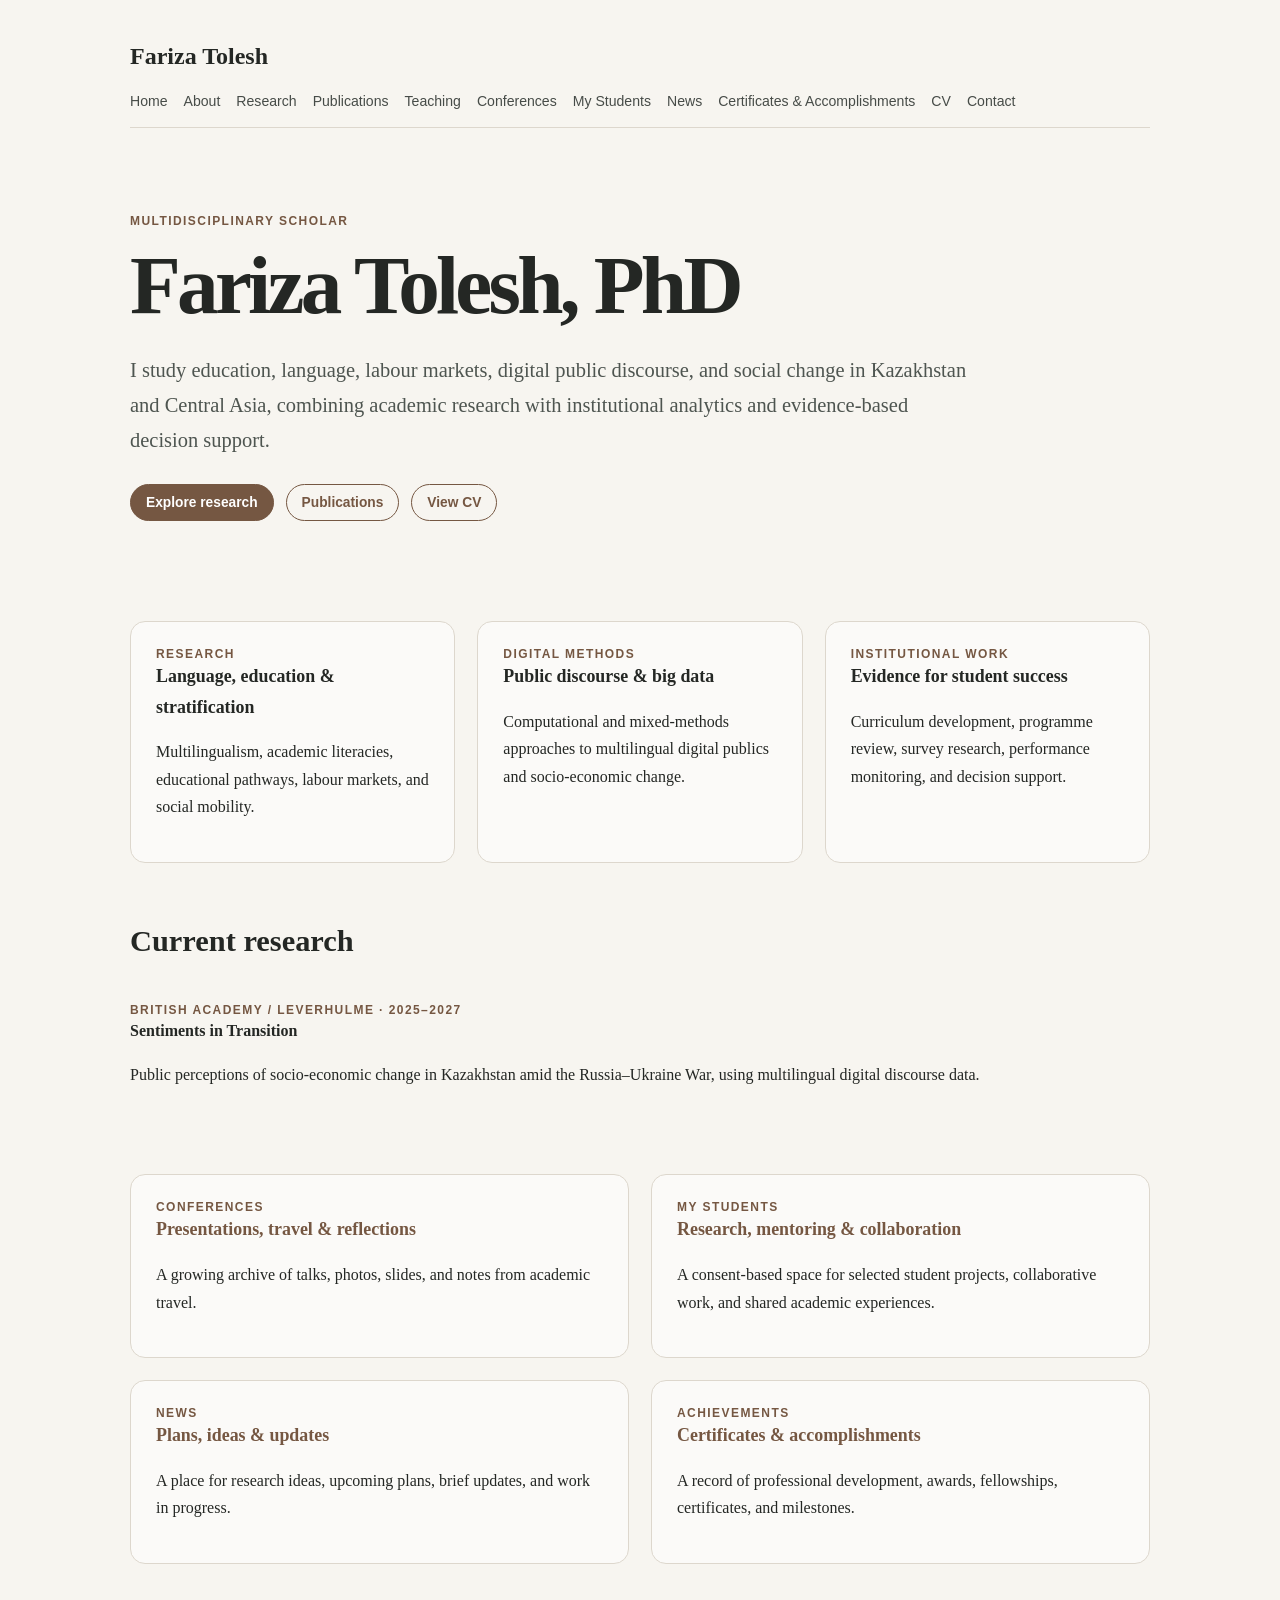
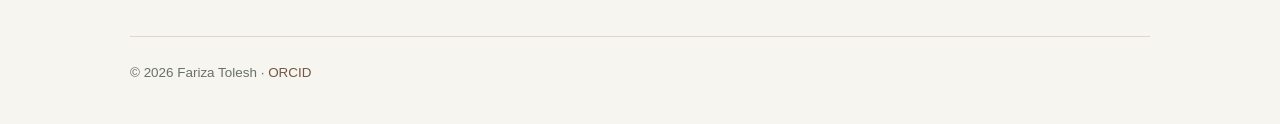
<file: index.html>
<!doctype html><html lang="en"><head><!-- Google tag (gtag.js) -->
<script async src="https://www.googletagmanager.com/gtag/js?id=G-JJZ5P7HEN8"></script>
<script>window.dataLayer=window.dataLayer||[];function gtag(){dataLayer.push(arguments)}gtag('js',new Date());gtag('config','G-JJZ5P7HEN8');</script><meta charset="UTF-8"><meta name="viewport" content="width=device-width,initial-scale=1.0"><meta name="description" content="Fariza Tolesh — scholar, researcher and curriculum specialist in Kazakhstan."><title>Home | Fariza Tolesh</title><link rel="stylesheet" href="style.css"></head><body><div class="site"><header class="header"><a class="brand" href="index.html">Fariza Tolesh</a><nav class="nav">
<a href="index.html">Home</a>
<a href="about.html">About</a>
<a href="research.html">Research</a>
<a href="publications.html">Publications</a>
<a href="teaching.html">Teaching</a>
<a href="conferences.html">Conferences</a>
<a href="students.html">My Students</a>
<a href="news/">News</a>
<a href="accomplishments/">Certificates & Accomplishments</a>
<a href="cv.html">CV</a>
<a href="contact.html">Contact</a>
</nav></header><main>
<section class="hero"><div class="eyebrow">Multidisciplinary Scholar</div><h1>Fariza Tolesh, PhD</h1><p class="lead">I study education, language, labour markets, digital public discourse, and social change in Kazakhstan and Central Asia, combining academic research with institutional analytics and evidence-based decision support.</p><div class="actions"><a class="button primary" href="research.html">Explore research</a><a class="button" href="publications.html">Publications</a><a class="button" href="cv.html">View CV</a></div></section>
<section><div class="grid"><div class="card span4"><div class="kicker">Research</div><h3>Language, education & stratification</h3><p>Multilingualism, academic literacies, educational pathways, labour markets, and social mobility.</p></div><div class="card span4"><div class="kicker">Digital methods</div><h3>Public discourse & big data</h3><p>Computational and mixed-methods approaches to multilingual digital publics and socio-economic change.</p></div><div class="card span4"><div class="kicker">Institutional work</div><h3>Evidence for student success</h3><p>Curriculum development, programme review, survey research, performance monitoring, and decision support.</p></div></div></section>
<section><h2>Current research</h2><div class="item"><div class="kicker">British Academy / Leverhulme · 2025–2027</div><div class="item-title">Sentiments in Transition</div><p>Public perceptions of socio-economic change in Kazakhstan amid the Russia–Ukraine War, using multilingual digital discourse data.</p></div></section>
<section><div class="grid"><div class="card span6"><div class="kicker">Conferences</div><h3><a href="conferences.html">Presentations, travel & reflections</a></h3><p>A growing archive of talks, photos, slides, and notes from academic travel.</p></div><div class="card span6"><div class="kicker">My Students</div><h3><a href="students.html">Research, mentoring & collaboration</a></h3><p>A consent-based space for selected student projects, collaborative work, and shared academic experiences.</p></div><div class="card span6"><div class="kicker">News</div><h3><a href="news/">Plans, ideas & updates</a></h3><p>A place for research ideas, upcoming plans, brief updates, and work in progress.</p></div><div class="card span6"><div class="kicker">Achievements</div><h3><a href="accomplishments/">Certificates & accomplishments</a></h3><p>A record of professional development, awards, fellowships, certificates, and milestones.</p></div></div></section>
</main><footer>© 2026 Fariza Tolesh · <a href="https://orcid.org/0000-0003-1018-3261" target="_blank" rel="noopener">ORCID</a></footer></div></body></html>
</file>
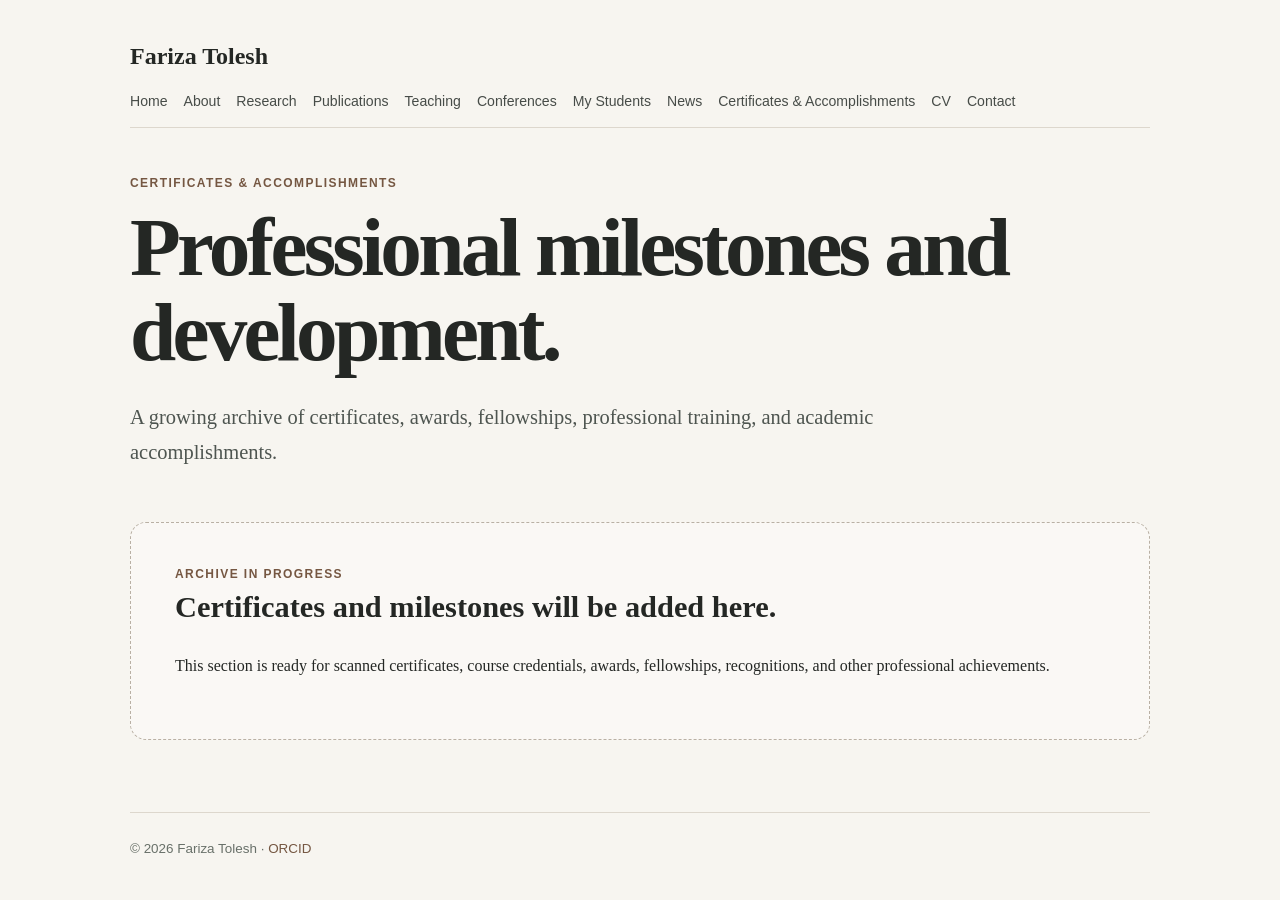
<file: accomplishments/index.html>
<!doctype html><html lang="en"><head><!-- Google tag (gtag.js) -->
<script async src="https://www.googletagmanager.com/gtag/js?id=G-JJZ5P7HEN8"></script>
<script>window.dataLayer=window.dataLayer||[];function gtag(){dataLayer.push(arguments)}gtag('js',new Date());gtag('config','G-JJZ5P7HEN8');</script><meta charset="UTF-8"><meta name="viewport" content="width=device-width,initial-scale=1.0"><meta name="description" content="Certificates, awards, fellowships and professional accomplishments of Fariza Tolesh."><title>Certificates & Accomplishments | Fariza Tolesh</title><link rel="stylesheet" href="../style.css"></head><body><div class="site"><header class="header"><a class="brand" href="../index.html">Fariza Tolesh</a><nav class="nav">
<a href="../index.html">Home</a>
<a href="../about.html">About</a>
<a href="../research.html">Research</a>
<a href="../publications.html">Publications</a>
<a href="../teaching.html">Teaching</a>
<a href="../conferences.html">Conferences</a>
<a href="../students.html">My Students</a>
<a href="../news/">News</a>
<a href="../accomplishments/">Certificates & Accomplishments</a>
<a href="../cv.html">CV</a>
<a href="../contact.html">Contact</a>
</nav></header><main><div class="eyebrow">Certificates & Accomplishments</div><h1>Professional milestones and development.</h1><p class="lead">A growing archive of certificates, awards, fellowships, professional training, and academic accomplishments.</p><section class="placeholder"><div class="kicker">Archive in progress</div><h2>Certificates and milestones will be added here.</h2><p>This section is ready for scanned certificates, course credentials, awards, fellowships, recognitions, and other professional achievements.</p></section></main><footer>© 2026 Fariza Tolesh · <a href="https://orcid.org/0000-0003-1018-3261" target="_blank" rel="noopener">ORCID</a></footer></div></body></html>
</file>
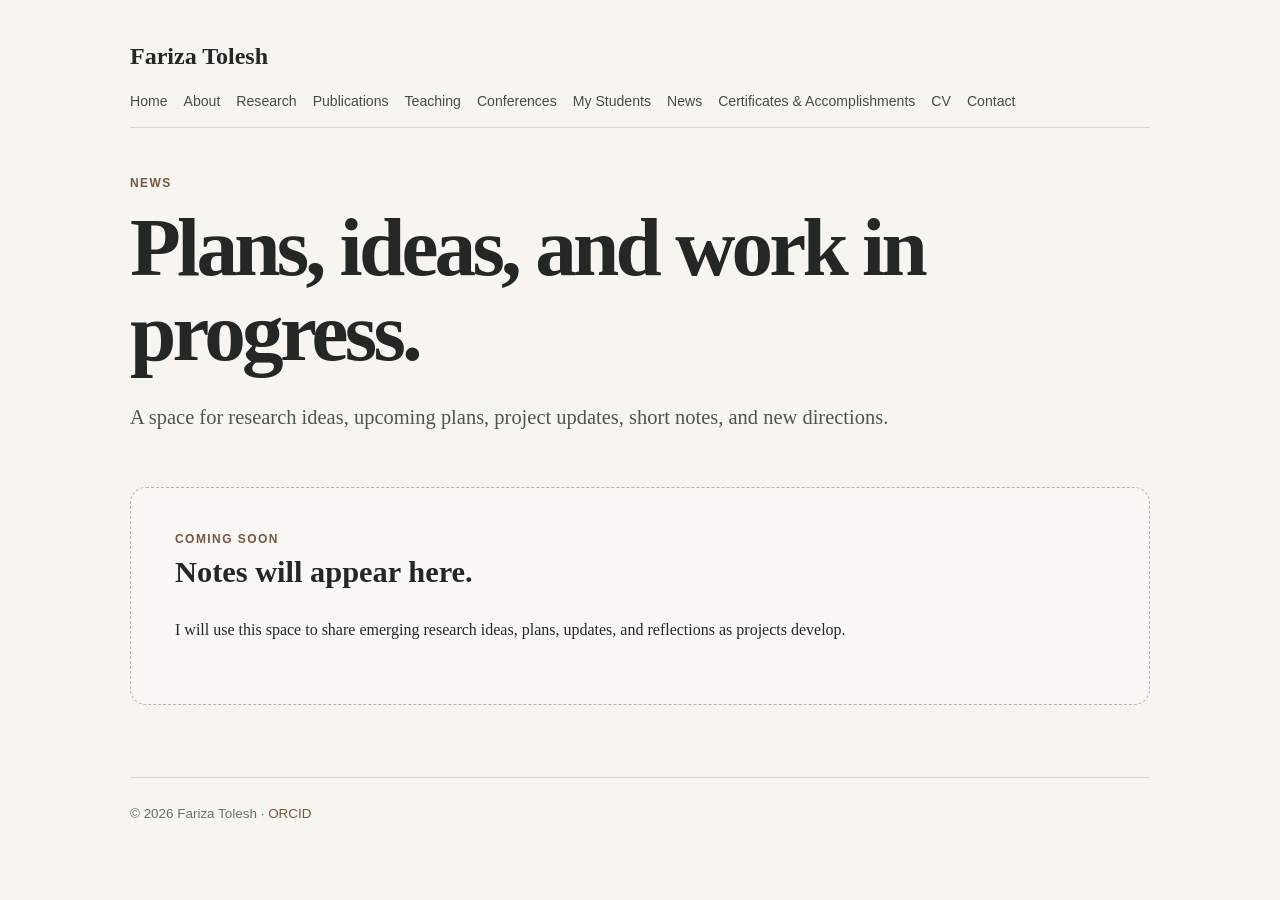
<file: news/index.html>
<!doctype html><html lang="en"><head><!-- Google tag (gtag.js) -->
<script async src="https://www.googletagmanager.com/gtag/js?id=G-JJZ5P7HEN8"></script>
<script>window.dataLayer=window.dataLayer||[];function gtag(){dataLayer.push(arguments)}gtag('js',new Date());gtag('config','G-JJZ5P7HEN8');</script><meta charset="UTF-8"><meta name="viewport" content="width=device-width,initial-scale=1.0"><meta name="description" content="Plans, research ideas and updates from Fariza Tolesh."><title>News | Fariza Tolesh</title><link rel="stylesheet" href="../style.css"></head><body><div class="site"><header class="header"><a class="brand" href="../index.html">Fariza Tolesh</a><nav class="nav">
<a href="../index.html">Home</a>
<a href="../about.html">About</a>
<a href="../research.html">Research</a>
<a href="../publications.html">Publications</a>
<a href="../teaching.html">Teaching</a>
<a href="../conferences.html">Conferences</a>
<a href="../students.html">My Students</a>
<a href="../news/">News</a>
<a href="../accomplishments/">Certificates & Accomplishments</a>
<a href="../cv.html">CV</a>
<a href="../contact.html">Contact</a>
</nav></header><main><div class="eyebrow">News</div><h1>Plans, ideas, and work in progress.</h1><p class="lead">A space for research ideas, upcoming plans, project updates, short notes, and new directions.</p><section class="placeholder"><div class="kicker">Coming soon</div><h2>Notes will appear here.</h2><p>I will use this space to share emerging research ideas, plans, updates, and reflections as projects develop.</p></section></main><footer>© 2026 Fariza Tolesh · <a href="https://orcid.org/0000-0003-1018-3261" target="_blank" rel="noopener">ORCID</a></footer></div></body></html>
</file>
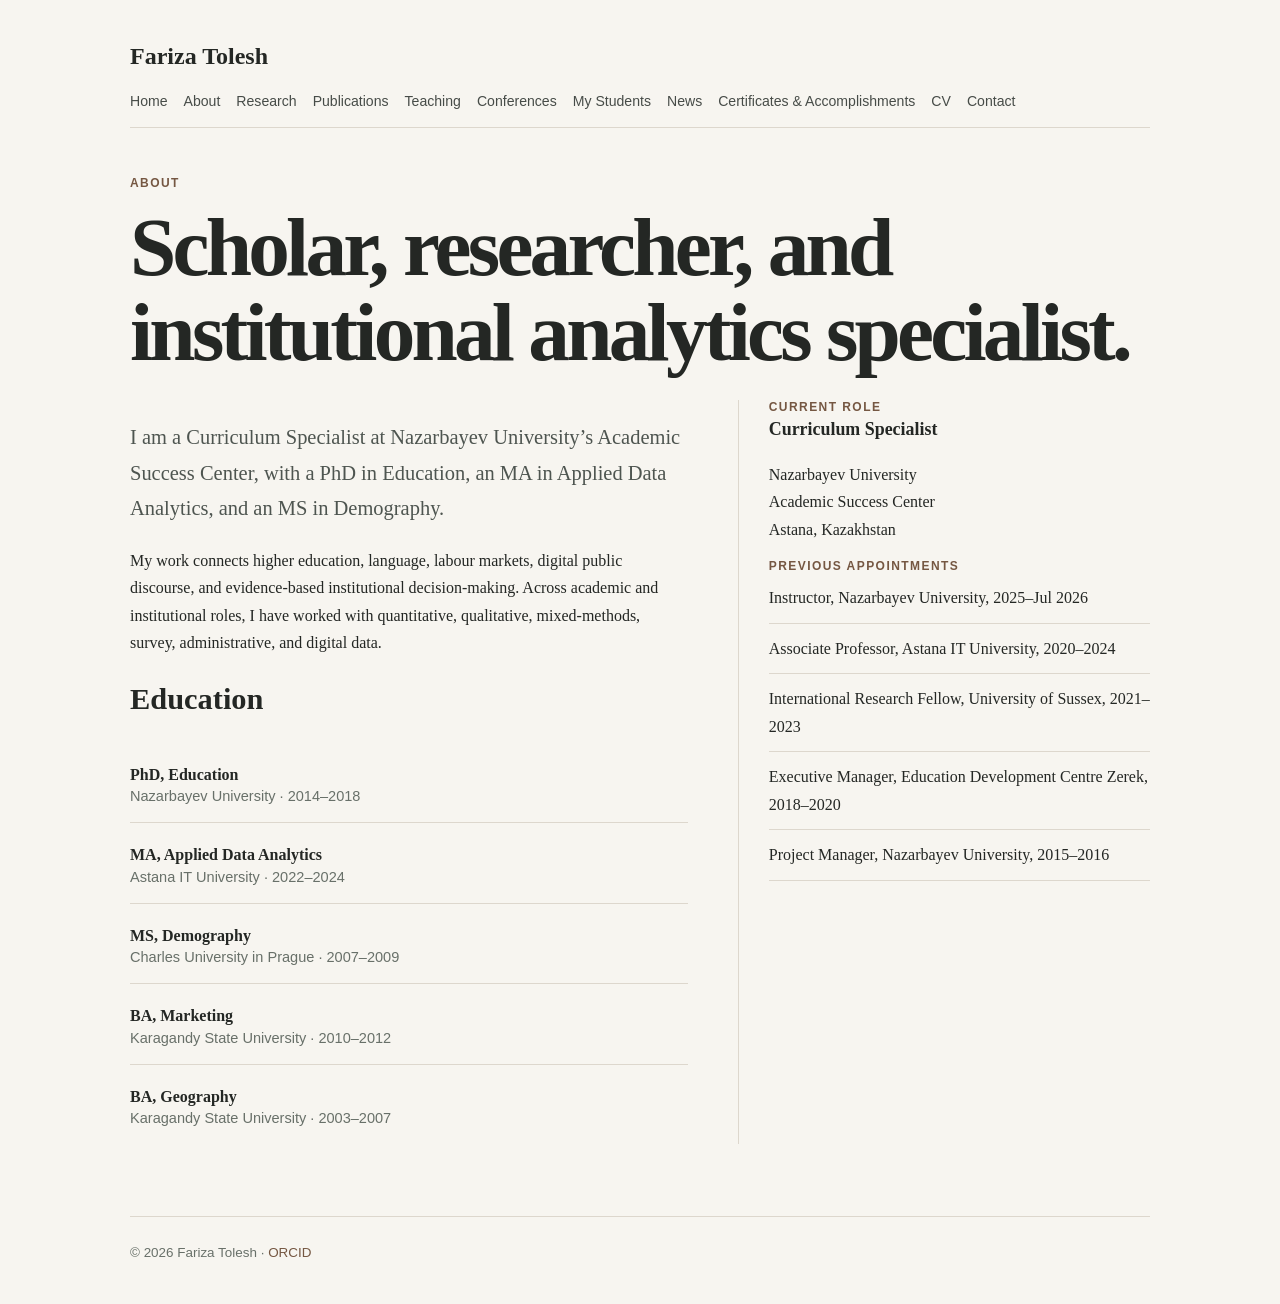
<file: about.html>
<!doctype html><html lang="en"><head><!-- Google tag (gtag.js) -->
<script async src="https://www.googletagmanager.com/gtag/js?id=G-JJZ5P7HEN8"></script>
<script>window.dataLayer=window.dataLayer||[];function gtag(){dataLayer.push(arguments)}gtag('js',new Date());gtag('config','G-JJZ5P7HEN8');</script><meta charset="UTF-8"><meta name="viewport" content="width=device-width,initial-scale=1.0"><meta name="description" content="Biography and academic background of Fariza Tolesh."><title>About | Fariza Tolesh</title><link rel="stylesheet" href="style.css"></head><body><div class="site"><header class="header"><a class="brand" href="index.html">Fariza Tolesh</a><nav class="nav">
<a href="index.html">Home</a>
<a href="about.html">About</a>
<a href="research.html">Research</a>
<a href="publications.html">Publications</a>
<a href="teaching.html">Teaching</a>
<a href="conferences.html">Conferences</a>
<a href="students.html">My Students</a>
<a href="news/">News</a>
<a href="accomplishments/">Certificates & Accomplishments</a>
<a href="cv.html">CV</a>
<a href="contact.html">Contact</a>
</nav></header><main><div class="eyebrow">About</div><h1>Scholar, researcher, and institutional analytics specialist.</h1><div class="two-col"><div><p class="lead">I am a Curriculum Specialist at Nazarbayev University’s Academic Success Center, with a PhD in Education, an MA in Applied Data Analytics, and an MS in Demography.</p><p>My work connects higher education, language, labour markets, digital public discourse, and evidence-based institutional decision-making. Across academic and institutional roles, I have worked with quantitative, qualitative, mixed-methods, survey, administrative, and digital data.</p><h2>Education</h2><div class="item"><div class="item-title">PhD, Education</div><div class="item-meta">Nazarbayev University · 2014–2018</div></div><div class="item"><div class="item-title">MA, Applied Data Analytics</div><div class="item-meta">Astana IT University · 2022–2024</div></div><div class="item"><div class="item-title">MS, Demography</div><div class="item-meta">Charles University in Prague · 2007–2009</div></div><div class="item"><div class="item-title">BA, Marketing</div><div class="item-meta">Karagandy State University · 2010–2012</div></div><div class="item"><div class="item-title">BA, Geography</div><div class="item-meta">Karagandy State University · 2003–2007</div></div></div><aside class="sidebar"><div class="kicker">Current role</div><h3>Curriculum Specialist</h3><p>Nazarbayev University<br>Academic Success Center<br>Astana, Kazakhstan</p><div class="kicker">Previous appointments</div><ul class="clean"><li>Instructor, Nazarbayev University, 2025–Jul 2026</li><li>Associate Professor, Astana IT University, 2020–2024</li><li>International Research Fellow, University of Sussex, 2021–2023</li><li>Executive Manager, Education Development Centre Zerek, 2018–2020</li><li>Project Manager, Nazarbayev University, 2015–2016</li></ul></aside></div></main><footer>© 2026 Fariza Tolesh · <a href="https://orcid.org/0000-0003-1018-3261" target="_blank" rel="noopener">ORCID</a></footer></div></body></html>
</file>
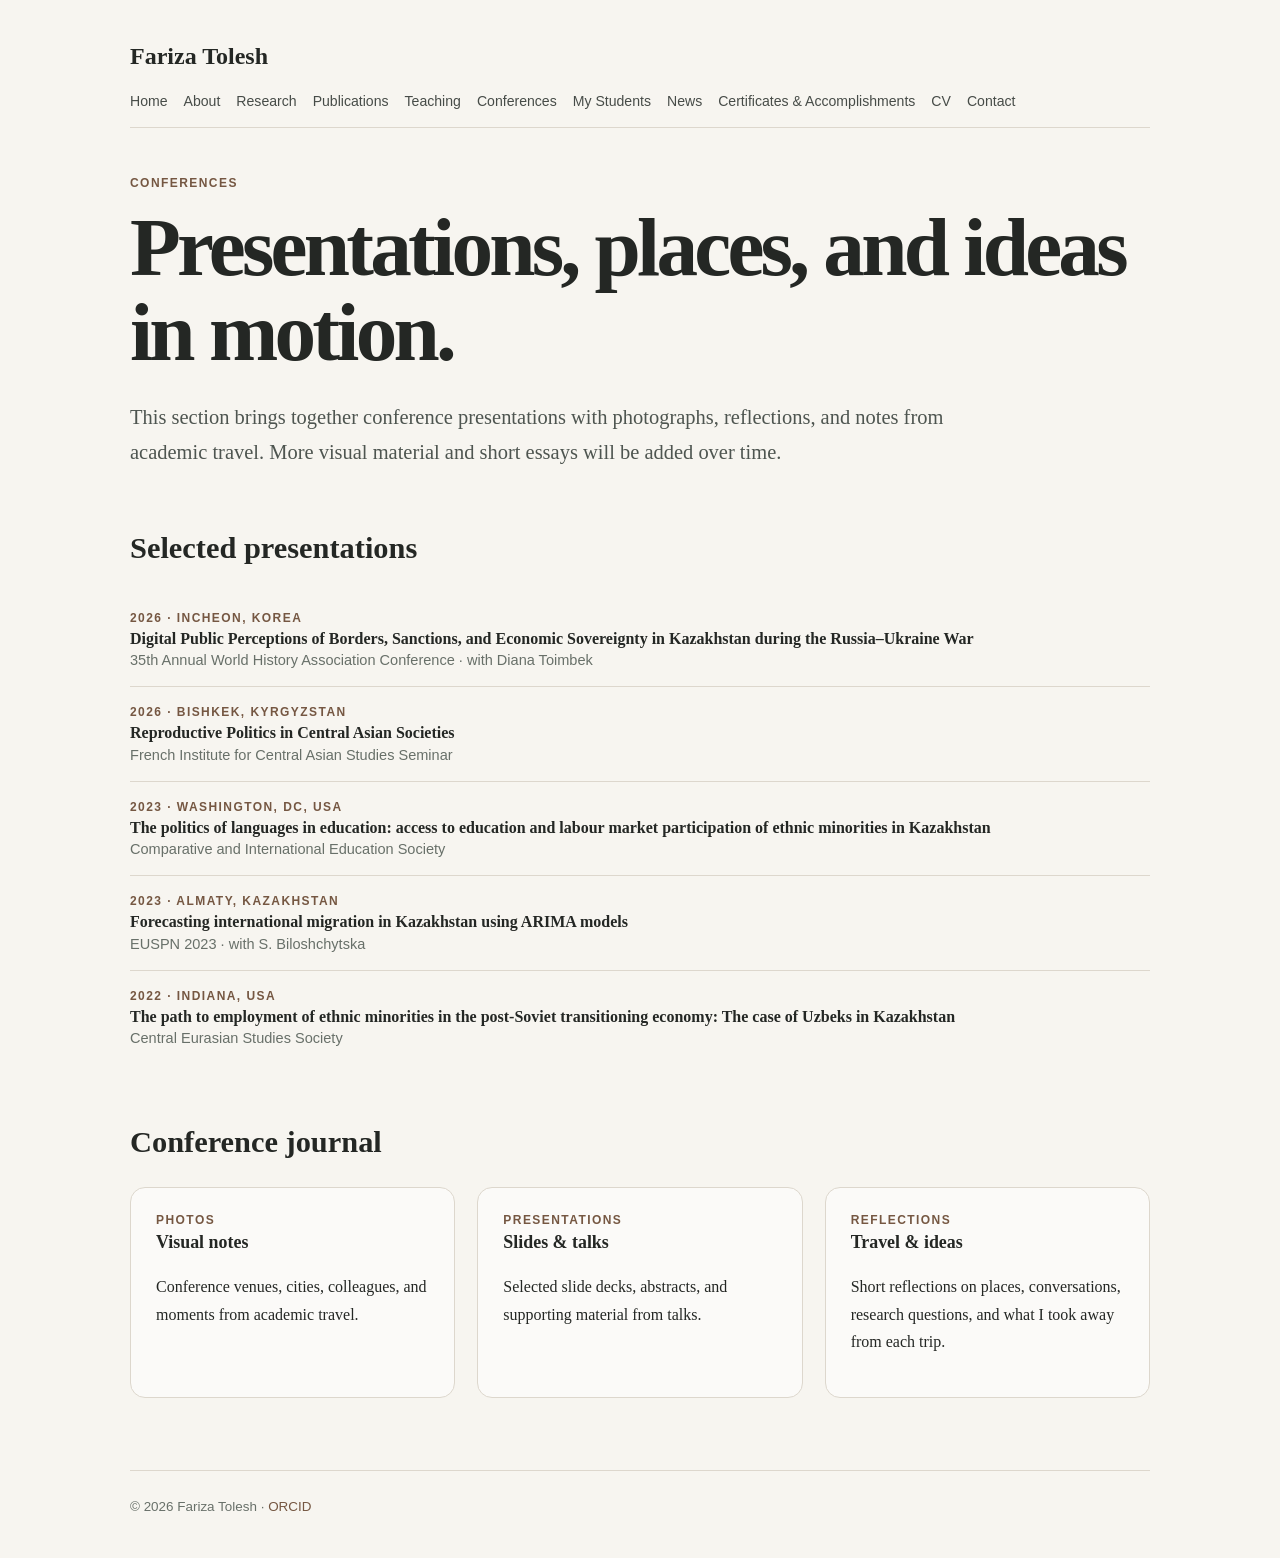
<file: conferences.html>
<!doctype html><html lang="en"><head><!-- Google tag (gtag.js) -->
<script async src="https://www.googletagmanager.com/gtag/js?id=G-JJZ5P7HEN8"></script>
<script>window.dataLayer=window.dataLayer||[];function gtag(){dataLayer.push(arguments)}gtag('js',new Date());gtag('config','G-JJZ5P7HEN8');</script><meta charset="UTF-8"><meta name="viewport" content="width=device-width,initial-scale=1.0"><meta name="description" content="Conference presentations, travel notes, photos and reflections by Fariza Tolesh."><title>Conferences | Fariza Tolesh</title><link rel="stylesheet" href="style.css"></head><body><div class="site"><header class="header"><a class="brand" href="index.html">Fariza Tolesh</a><nav class="nav">
<a href="index.html">Home</a>
<a href="about.html">About</a>
<a href="research.html">Research</a>
<a href="publications.html">Publications</a>
<a href="teaching.html">Teaching</a>
<a href="conferences.html">Conferences</a>
<a href="students.html">My Students</a>
<a href="news/">News</a>
<a href="accomplishments/">Certificates & Accomplishments</a>
<a href="cv.html">CV</a>
<a href="contact.html">Contact</a>
</nav></header><main><div class="eyebrow">Conferences</div><h1>Presentations, places, and ideas in motion.</h1><p class="lead">This section brings together conference presentations with photographs, reflections, and notes from academic travel. More visual material and short essays will be added over time.</p><section><h2>Selected presentations</h2><div class="item"><div class="kicker">2026 · Incheon, Korea</div><div class="item-title">Digital Public Perceptions of Borders, Sanctions, and Economic Sovereignty in Kazakhstan during the Russia–Ukraine War</div><div class="item-meta">35th Annual World History Association Conference · with Diana Toimbek</div></div><div class="item"><div class="kicker">2026 · Bishkek, Kyrgyzstan</div><div class="item-title">Reproductive Politics in Central Asian Societies</div><div class="item-meta">French Institute for Central Asian Studies Seminar</div></div><div class="item"><div class="kicker">2023 · Washington, DC, USA</div><div class="item-title">The politics of languages in education: access to education and labour market participation of ethnic minorities in Kazakhstan</div><div class="item-meta">Comparative and International Education Society</div></div><div class="item"><div class="kicker">2023 · Almaty, Kazakhstan</div><div class="item-title">Forecasting international migration in Kazakhstan using ARIMA models</div><div class="item-meta">EUSPN 2023 · with S. Biloshchytska</div></div><div class="item"><div class="kicker">2022 · Indiana, USA</div><div class="item-title">The path to employment of ethnic minorities in the post-Soviet transitioning economy: The case of Uzbeks in Kazakhstan</div><div class="item-meta">Central Eurasian Studies Society</div></div></section><section><h2>Conference journal</h2><div class="grid"><div class="card span4"><div class="kicker">Photos</div><h3>Visual notes</h3><p>Conference venues, cities, colleagues, and moments from academic travel.</p></div><div class="card span4"><div class="kicker">Presentations</div><h3>Slides & talks</h3><p>Selected slide decks, abstracts, and supporting material from talks.</p></div><div class="card span4"><div class="kicker">Reflections</div><h3>Travel & ideas</h3><p>Short reflections on places, conversations, research questions, and what I took away from each trip.</p></div></div></section></main><footer>© 2026 Fariza Tolesh · <a href="https://orcid.org/0000-0003-1018-3261" target="_blank" rel="noopener">ORCID</a></footer></div></body></html>
</file>
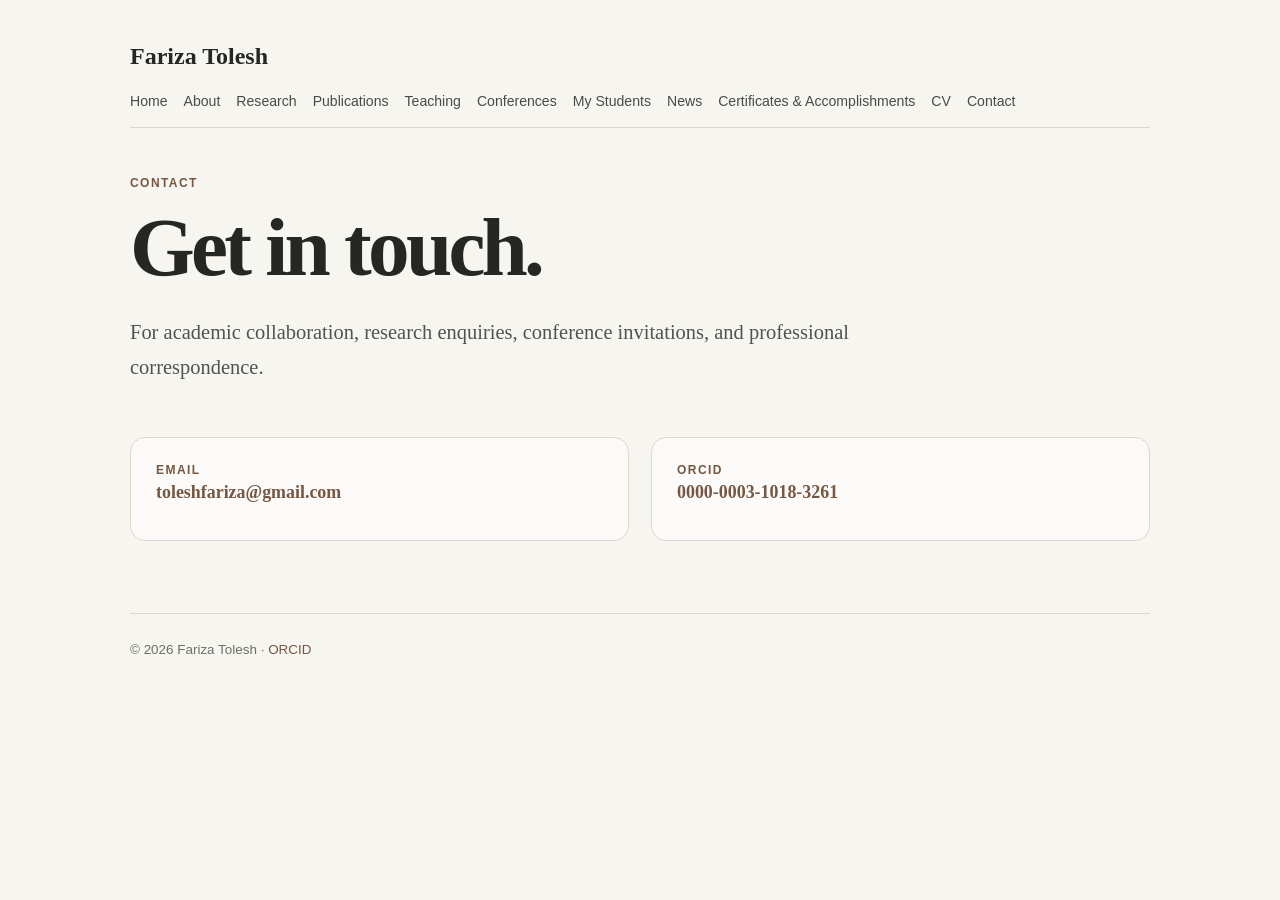
<file: contact.html>
<!doctype html><html lang="en"><head><!-- Google tag (gtag.js) -->
<script async src="https://www.googletagmanager.com/gtag/js?id=G-JJZ5P7HEN8"></script>
<script>window.dataLayer=window.dataLayer||[];function gtag(){dataLayer.push(arguments)}gtag('js',new Date());gtag('config','G-JJZ5P7HEN8');</script><meta charset="UTF-8"><meta name="viewport" content="width=device-width,initial-scale=1.0"><meta name="description" content="Contact details and academic identifiers for Fariza Tolesh."><title>Contact | Fariza Tolesh</title><link rel="stylesheet" href="style.css"></head><body><div class="site"><header class="header"><a class="brand" href="index.html">Fariza Tolesh</a><nav class="nav">
<a href="index.html">Home</a>
<a href="about.html">About</a>
<a href="research.html">Research</a>
<a href="publications.html">Publications</a>
<a href="teaching.html">Teaching</a>
<a href="conferences.html">Conferences</a>
<a href="students.html">My Students</a>
<a href="news/">News</a>
<a href="accomplishments/">Certificates & Accomplishments</a>
<a href="cv.html">CV</a>
<a href="contact.html">Contact</a>
</nav></header><main><div class="eyebrow">Contact</div><h1>Get in touch.</h1><p class="lead">For academic collaboration, research enquiries, conference invitations, and professional correspondence.</p><section><div class="grid"><div class="card span6"><div class="kicker">Email</div><h3><a href="mailto:toleshfariza@gmail.com">toleshfariza@gmail.com</a></h3></div><div class="card span6"><div class="kicker">ORCID</div><h3><a href="https://orcid.org/0000-0003-1018-3261" target="_blank" rel="noopener">0000-0003-1018-3261</a></h3></div></div></section></main><footer>© 2026 Fariza Tolesh · <a href="https://orcid.org/0000-0003-1018-3261" target="_blank" rel="noopener">ORCID</a></footer></div></body></html>
</file>
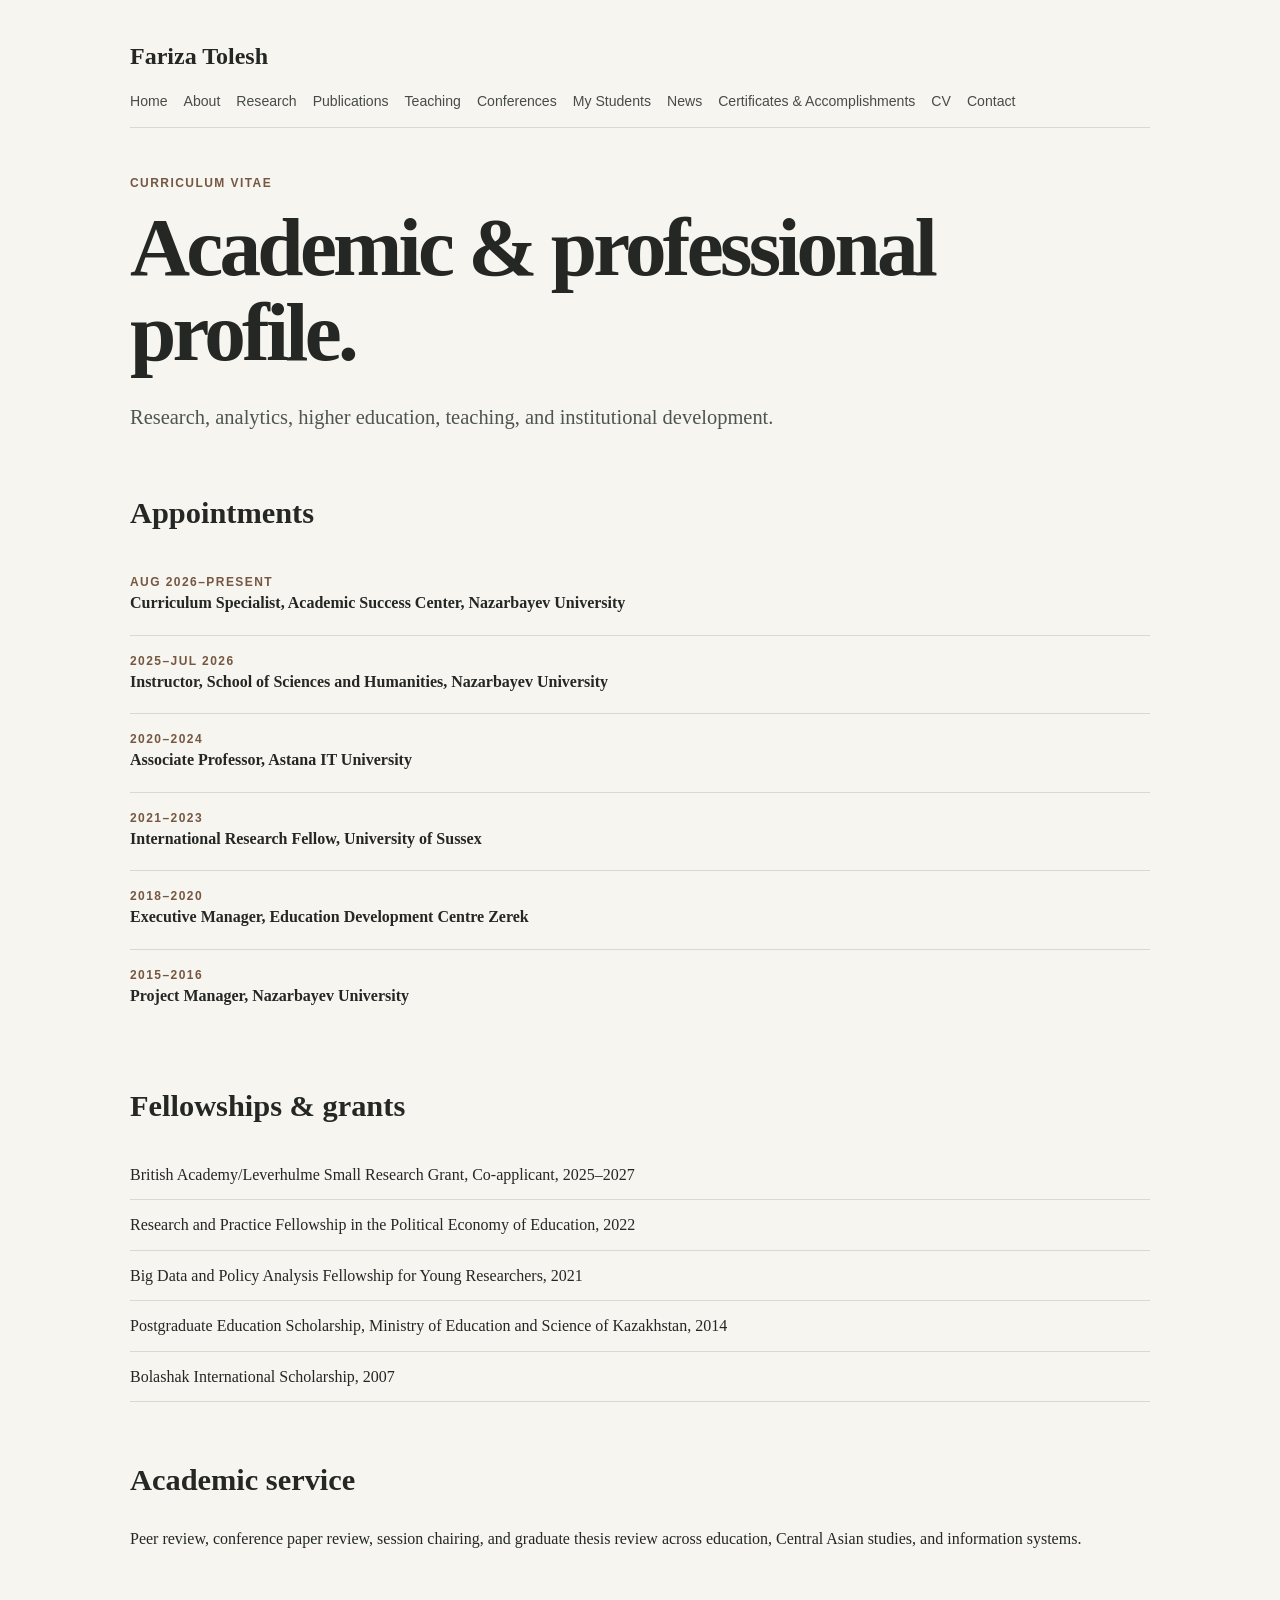
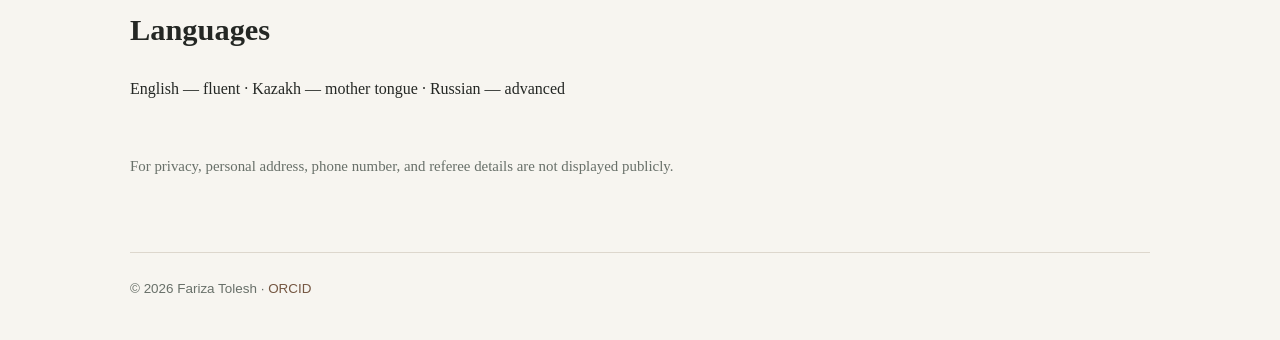
<file: cv.html>
<!doctype html><html lang="en"><head><!-- Google tag (gtag.js) -->
<script async src="https://www.googletagmanager.com/gtag/js?id=G-JJZ5P7HEN8"></script>
<script>window.dataLayer=window.dataLayer||[];function gtag(){dataLayer.push(arguments)}gtag('js',new Date());gtag('config','G-JJZ5P7HEN8');</script><meta charset="UTF-8"><meta name="viewport" content="width=device-width,initial-scale=1.0"><meta name="description" content="Curriculum vitae of Fariza Tolesh."><title>CV | Fariza Tolesh</title><link rel="stylesheet" href="style.css"></head><body><div class="site"><header class="header"><a class="brand" href="index.html">Fariza Tolesh</a><nav class="nav">
<a href="index.html">Home</a>
<a href="about.html">About</a>
<a href="research.html">Research</a>
<a href="publications.html">Publications</a>
<a href="teaching.html">Teaching</a>
<a href="conferences.html">Conferences</a>
<a href="students.html">My Students</a>
<a href="news/">News</a>
<a href="accomplishments/">Certificates & Accomplishments</a>
<a href="cv.html">CV</a>
<a href="contact.html">Contact</a>
</nav></header><main><div class="eyebrow">Curriculum Vitae</div><h1>Academic & professional profile.</h1><p class="lead">Research, analytics, higher education, teaching, and institutional development.</p><section><h2>Appointments</h2><div class="item"><div class="kicker">Aug 2026–present</div><div class="item-title">Curriculum Specialist, Academic Success Center, Nazarbayev University</div></div><div class="item"><div class="kicker">2025–Jul 2026</div><div class="item-title">Instructor, School of Sciences and Humanities, Nazarbayev University</div></div><div class="item"><div class="kicker">2020–2024</div><div class="item-title">Associate Professor, Astana IT University</div></div><div class="item"><div class="kicker">2021–2023</div><div class="item-title">International Research Fellow, University of Sussex</div></div><div class="item"><div class="kicker">2018–2020</div><div class="item-title">Executive Manager, Education Development Centre Zerek</div></div><div class="item"><div class="kicker">2015–2016</div><div class="item-title">Project Manager, Nazarbayev University</div></div></section><section><h2>Fellowships & grants</h2><ul class="clean"><li>British Academy/Leverhulme Small Research Grant, Co-applicant, 2025–2027</li><li>Research and Practice Fellowship in the Political Economy of Education, 2022</li><li>Big Data and Policy Analysis Fellowship for Young Researchers, 2021</li><li>Postgraduate Education Scholarship, Ministry of Education and Science of Kazakhstan, 2014</li><li>Bolashak International Scholarship, 2007</li></ul></section><section><h2>Academic service</h2><p>Peer review, conference paper review, session chairing, and graduate thesis review across education, Central Asian studies, and information systems.</p></section><section><h2>Languages</h2><p>English — fluent · Kazakh — mother tongue · Russian — advanced</p></section><p class="small">For privacy, personal address, phone number, and referee details are not displayed publicly.</p></main><footer>© 2026 Fariza Tolesh · <a href="https://orcid.org/0000-0003-1018-3261" target="_blank" rel="noopener">ORCID</a></footer></div></body></html>
</file>
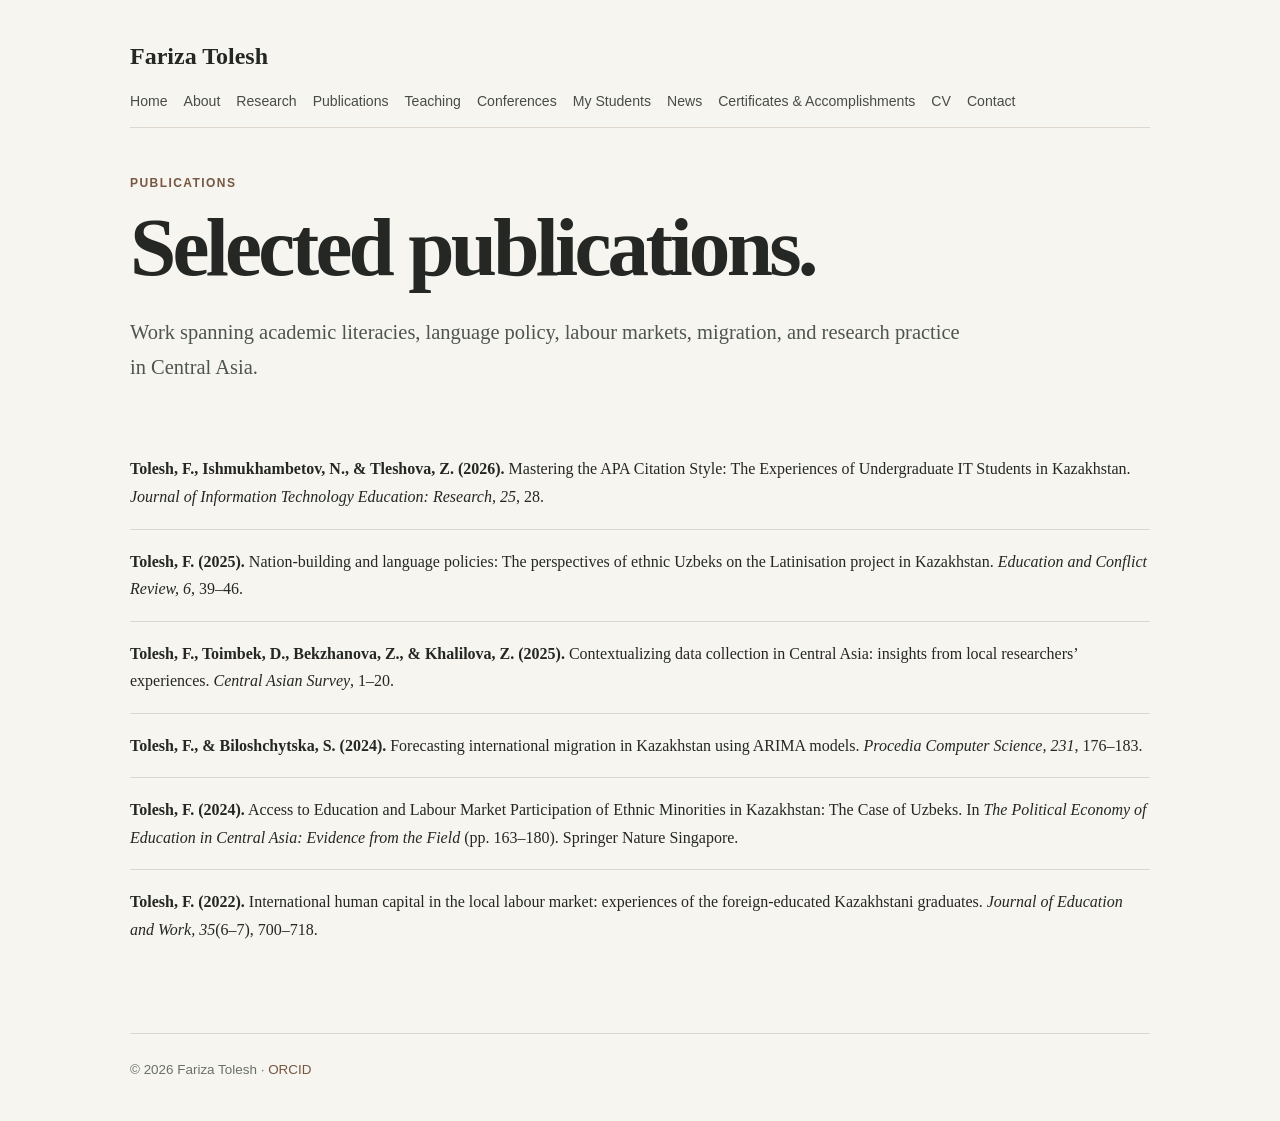
<file: publications.html>
<!doctype html><html lang="en"><head><!-- Google tag (gtag.js) -->
<script async src="https://www.googletagmanager.com/gtag/js?id=G-JJZ5P7HEN8"></script>
<script>window.dataLayer=window.dataLayer||[];function gtag(){dataLayer.push(arguments)}gtag('js',new Date());gtag('config','G-JJZ5P7HEN8');</script><meta charset="UTF-8"><meta name="viewport" content="width=device-width,initial-scale=1.0"><meta name="description" content="Selected publications by Fariza Tolesh."><title>Publications | Fariza Tolesh</title><link rel="stylesheet" href="style.css"></head><body><div class="site"><header class="header"><a class="brand" href="index.html">Fariza Tolesh</a><nav class="nav">
<a href="index.html">Home</a>
<a href="about.html">About</a>
<a href="research.html">Research</a>
<a href="publications.html">Publications</a>
<a href="teaching.html">Teaching</a>
<a href="conferences.html">Conferences</a>
<a href="students.html">My Students</a>
<a href="news/">News</a>
<a href="accomplishments/">Certificates & Accomplishments</a>
<a href="cv.html">CV</a>
<a href="contact.html">Contact</a>
</nav></header><main><div class="eyebrow">Publications</div><h1>Selected publications.</h1><p class="lead">Work spanning academic literacies, language policy, labour markets, migration, and research practice in Central Asia.</p><section><div class="pub"><strong>Tolesh, F., Ishmukhambetov, N., & Tleshova, Z. (2026).</strong> Mastering the APA Citation Style: The Experiences of Undergraduate IT Students in Kazakhstan. <em>Journal of Information Technology Education: Research, 25</em>, 28.</div><div class="pub"><strong>Tolesh, F. (2025).</strong> Nation-building and language policies: The perspectives of ethnic Uzbeks on the Latinisation project in Kazakhstan. <em>Education and Conflict Review, 6</em>, 39–46.</div><div class="pub"><strong>Tolesh, F., Toimbek, D., Bekzhanova, Z., & Khalilova, Z. (2025).</strong> Contextualizing data collection in Central Asia: insights from local researchers’ experiences. <em>Central Asian Survey</em>, 1–20.</div><div class="pub"><strong>Tolesh, F., & Biloshchytska, S. (2024).</strong> Forecasting international migration in Kazakhstan using ARIMA models. <em>Procedia Computer Science, 231</em>, 176–183.</div><div class="pub"><strong>Tolesh, F. (2024).</strong> Access to Education and Labour Market Participation of Ethnic Minorities in Kazakhstan: The Case of Uzbeks. In <em>The Political Economy of Education in Central Asia: Evidence from the Field</em> (pp. 163–180). Springer Nature Singapore.</div><div class="pub"><strong>Tolesh, F. (2022).</strong> International human capital in the local labour market: experiences of the foreign-educated Kazakhstani graduates. <em>Journal of Education and Work, 35</em>(6–7), 700–718.</div></section></main><footer>© 2026 Fariza Tolesh · <a href="https://orcid.org/0000-0003-1018-3261" target="_blank" rel="noopener">ORCID</a></footer></div></body></html>
</file>
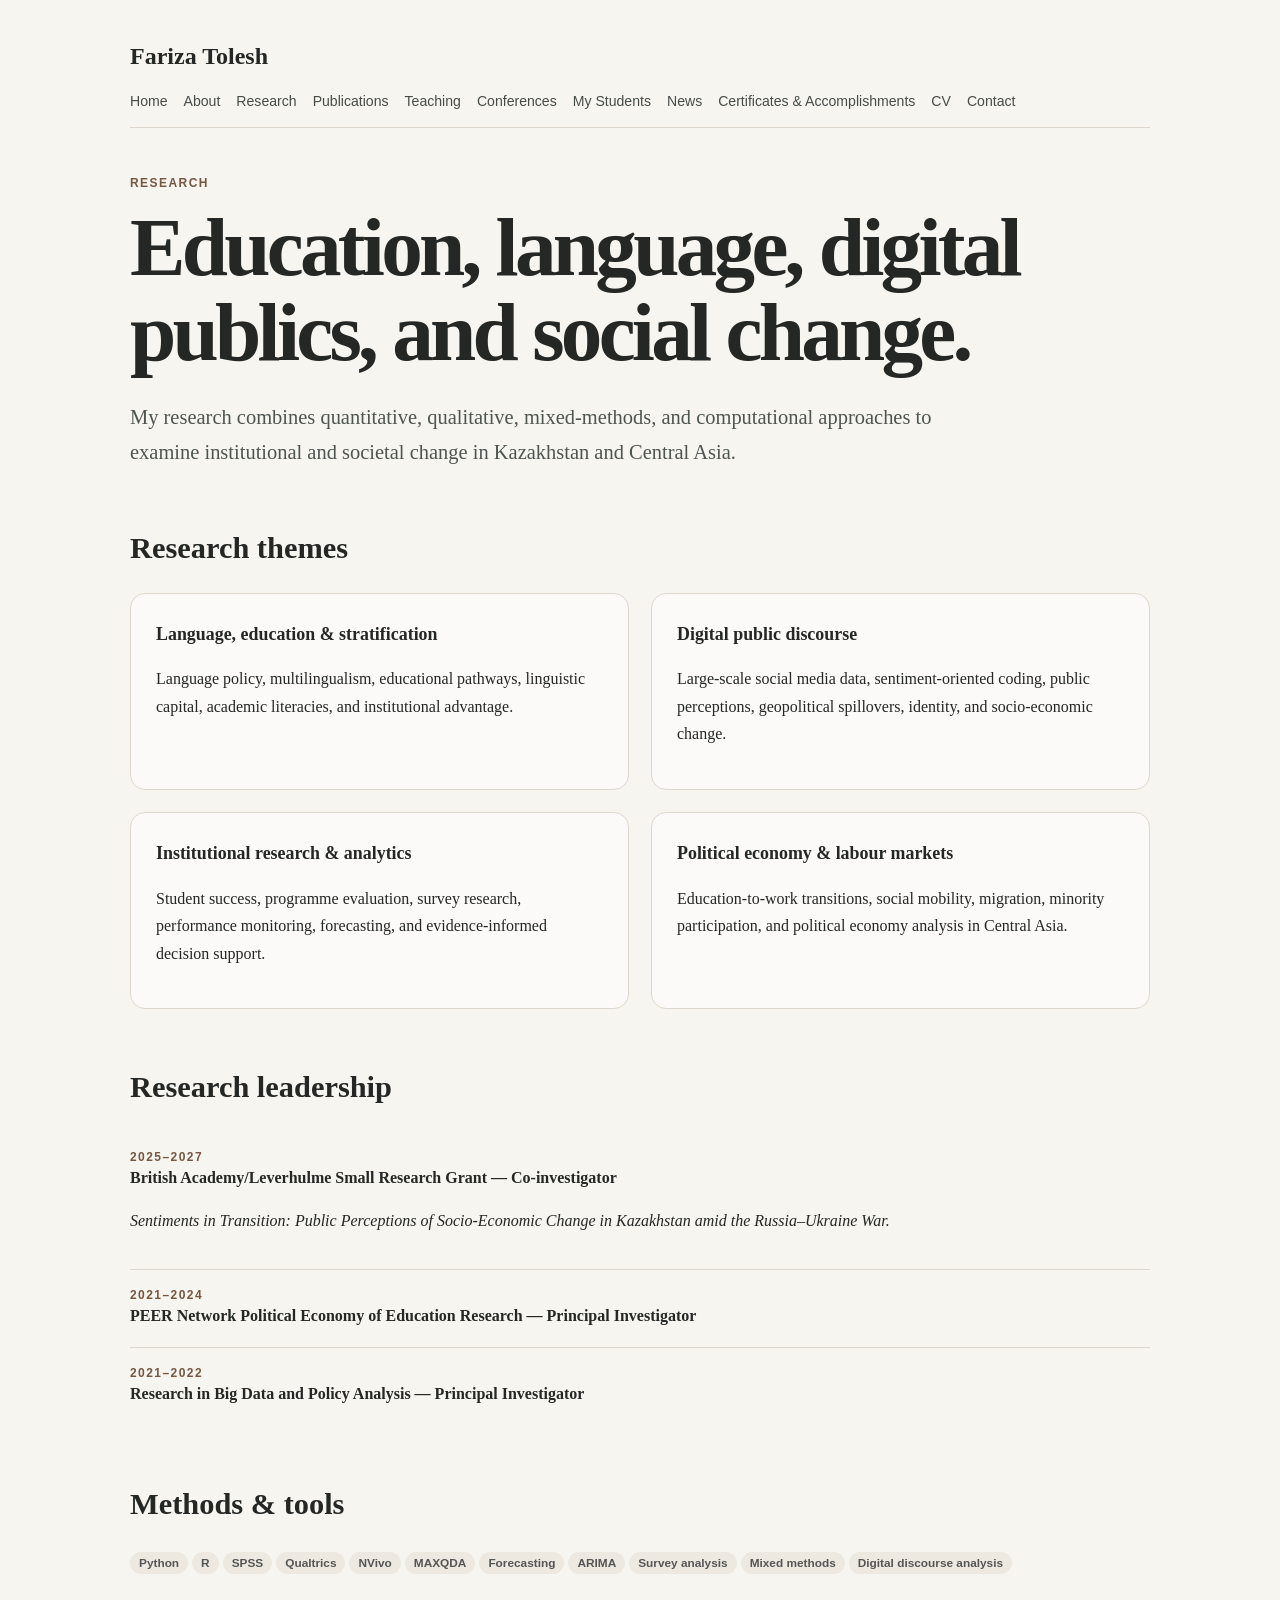
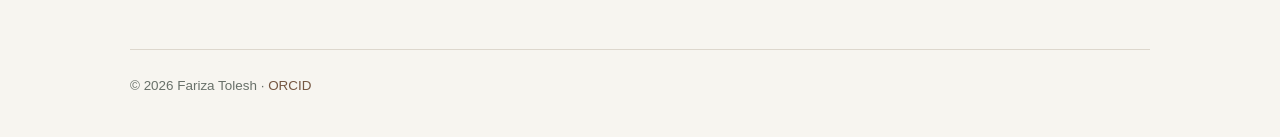
<file: research.html>
<!doctype html><html lang="en"><head><!-- Google tag (gtag.js) -->
<script async src="https://www.googletagmanager.com/gtag/js?id=G-JJZ5P7HEN8"></script>
<script>window.dataLayer=window.dataLayer||[];function gtag(){dataLayer.push(arguments)}gtag('js',new Date());gtag('config','G-JJZ5P7HEN8');</script><meta charset="UTF-8"><meta name="viewport" content="width=device-width,initial-scale=1.0"><meta name="description" content="Research interests and projects of Fariza Tolesh."><title>Research | Fariza Tolesh</title><link rel="stylesheet" href="style.css"></head><body><div class="site"><header class="header"><a class="brand" href="index.html">Fariza Tolesh</a><nav class="nav">
<a href="index.html">Home</a>
<a href="about.html">About</a>
<a href="research.html">Research</a>
<a href="publications.html">Publications</a>
<a href="teaching.html">Teaching</a>
<a href="conferences.html">Conferences</a>
<a href="students.html">My Students</a>
<a href="news/">News</a>
<a href="accomplishments/">Certificates & Accomplishments</a>
<a href="cv.html">CV</a>
<a href="contact.html">Contact</a>
</nav></header><main><div class="eyebrow">Research</div><h1>Education, language, digital publics, and social change.</h1><p class="lead">My research combines quantitative, qualitative, mixed-methods, and computational approaches to examine institutional and societal change in Kazakhstan and Central Asia.</p><section><h2>Research themes</h2><div class="grid"><div class="card span6"><h3>Language, education & stratification</h3><p>Language policy, multilingualism, educational pathways, linguistic capital, academic literacies, and institutional advantage.</p></div><div class="card span6"><h3>Digital public discourse</h3><p>Large-scale social media data, sentiment-oriented coding, public perceptions, geopolitical spillovers, identity, and socio-economic change.</p></div><div class="card span6"><h3>Institutional research & analytics</h3><p>Student success, programme evaluation, survey research, performance monitoring, forecasting, and evidence-informed decision support.</p></div><div class="card span6"><h3>Political economy & labour markets</h3><p>Education-to-work transitions, social mobility, migration, minority participation, and political economy analysis in Central Asia.</p></div></div></section><section><h2>Research leadership</h2><div class="item"><div class="kicker">2025–2027</div><div class="item-title">British Academy/Leverhulme Small Research Grant — Co-investigator</div><p><em>Sentiments in Transition: Public Perceptions of Socio-Economic Change in Kazakhstan amid the Russia–Ukraine War.</em></p></div><div class="item"><div class="kicker">2021–2024</div><div class="item-title">PEER Network Political Economy of Education Research — Principal Investigator</div></div><div class="item"><div class="kicker">2021–2022</div><div class="item-title">Research in Big Data and Policy Analysis — Principal Investigator</div></div></section><section><h2>Methods & tools</h2><p><span class="tag">Python</span><span class="tag">R</span><span class="tag">SPSS</span><span class="tag">Qualtrics</span><span class="tag">NVivo</span><span class="tag">MAXQDA</span><span class="tag">Forecasting</span><span class="tag">ARIMA</span><span class="tag">Survey analysis</span><span class="tag">Mixed methods</span><span class="tag">Digital discourse analysis</span></p></section></main><footer>© 2026 Fariza Tolesh · <a href="https://orcid.org/0000-0003-1018-3261" target="_blank" rel="noopener">ORCID</a></footer></div></body></html>
</file>
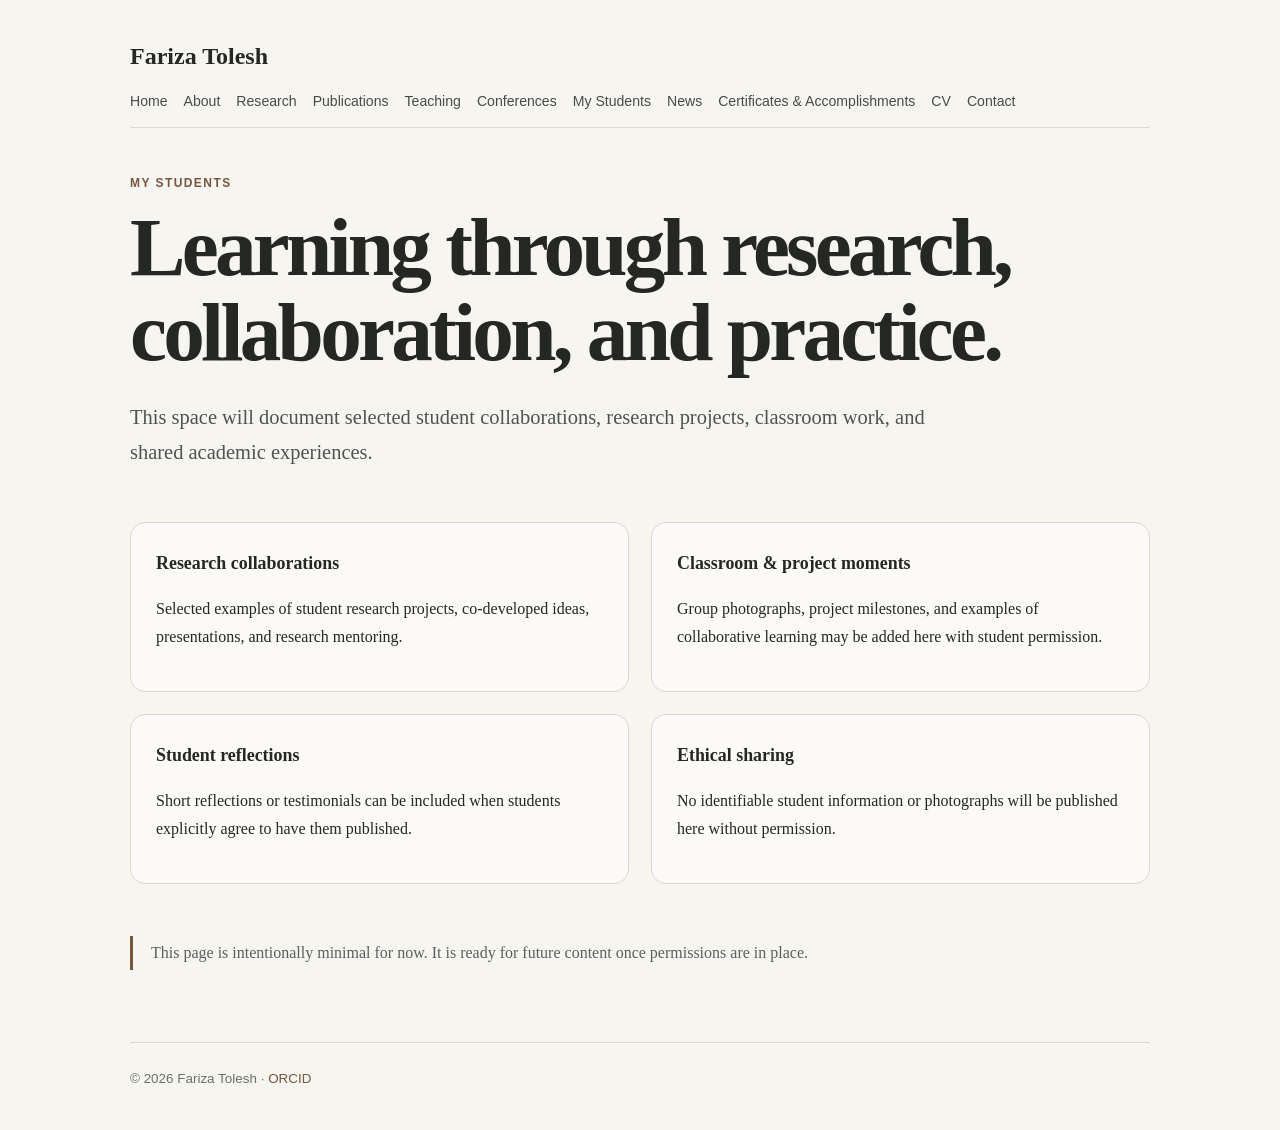
<file: students.html>
<!doctype html><html lang="en"><head><!-- Google tag (gtag.js) -->
<script async src="https://www.googletagmanager.com/gtag/js?id=G-JJZ5P7HEN8"></script>
<script>window.dataLayer=window.dataLayer||[];function gtag(){dataLayer.push(arguments)}gtag('js',new Date());gtag('config','G-JJZ5P7HEN8');</script><meta charset="UTF-8"><meta name="viewport" content="width=device-width,initial-scale=1.0"><meta name="description" content="Student collaboration, mentoring and project work with Fariza Tolesh."><title>My Students | Fariza Tolesh</title><link rel="stylesheet" href="style.css"></head><body><div class="site"><header class="header"><a class="brand" href="index.html">Fariza Tolesh</a><nav class="nav">
<a href="index.html">Home</a>
<a href="about.html">About</a>
<a href="research.html">Research</a>
<a href="publications.html">Publications</a>
<a href="teaching.html">Teaching</a>
<a href="conferences.html">Conferences</a>
<a href="students.html">My Students</a>
<a href="news/">News</a>
<a href="accomplishments/">Certificates & Accomplishments</a>
<a href="cv.html">CV</a>
<a href="contact.html">Contact</a>
</nav></header><main><div class="eyebrow">My Students</div><h1>Learning through research, collaboration, and practice.</h1><p class="lead">This space will document selected student collaborations, research projects, classroom work, and shared academic experiences.</p><section><div class="grid"><div class="card span6"><h3>Research collaborations</h3><p>Selected examples of student research projects, co-developed ideas, presentations, and research mentoring.</p></div><div class="card span6"><h3>Classroom & project moments</h3><p>Group photographs, project milestones, and examples of collaborative learning may be added here with student permission.</p></div><div class="card span6"><h3>Student reflections</h3><p>Short reflections or testimonials can be included when students explicitly agree to have them published.</p></div><div class="card span6"><h3>Ethical sharing</h3><p>No identifiable student information or photographs will be published here without permission.</p></div></div></section><p class="note">This page is intentionally minimal for now. It is ready for future content once permissions are in place.</p></main><footer>© 2026 Fariza Tolesh · <a href="https://orcid.org/0000-0003-1018-3261" target="_blank" rel="noopener">ORCID</a></footer></div></body></html>
</file>
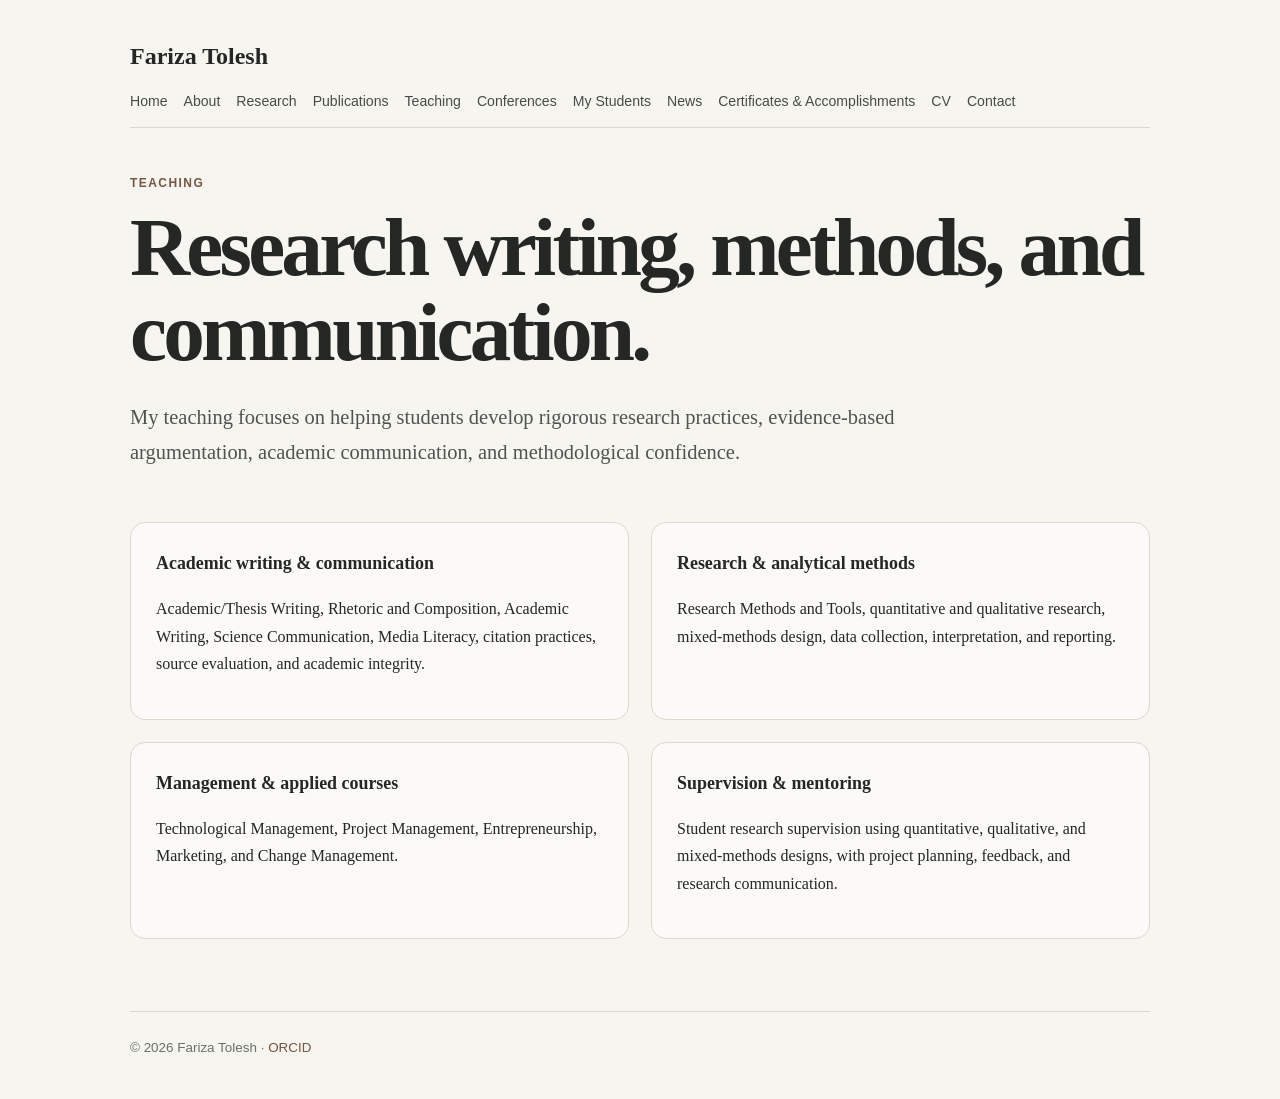
<file: teaching.html>
<!doctype html><html lang="en"><head><!-- Google tag (gtag.js) -->
<script async src="https://www.googletagmanager.com/gtag/js?id=G-JJZ5P7HEN8"></script>
<script>window.dataLayer=window.dataLayer||[];function gtag(){dataLayer.push(arguments)}gtag('js',new Date());gtag('config','G-JJZ5P7HEN8');</script><meta charset="UTF-8"><meta name="viewport" content="width=device-width,initial-scale=1.0"><meta name="description" content="Teaching, supervision and curriculum work by Fariza Tolesh."><title>Teaching | Fariza Tolesh</title><link rel="stylesheet" href="style.css"></head><body><div class="site"><header class="header"><a class="brand" href="index.html">Fariza Tolesh</a><nav class="nav">
<a href="index.html">Home</a>
<a href="about.html">About</a>
<a href="research.html">Research</a>
<a href="publications.html">Publications</a>
<a href="teaching.html">Teaching</a>
<a href="conferences.html">Conferences</a>
<a href="students.html">My Students</a>
<a href="news/">News</a>
<a href="accomplishments/">Certificates & Accomplishments</a>
<a href="cv.html">CV</a>
<a href="contact.html">Contact</a>
</nav></header><main><div class="eyebrow">Teaching</div><h1>Research writing, methods, and communication.</h1><p class="lead">My teaching focuses on helping students develop rigorous research practices, evidence-based argumentation, academic communication, and methodological confidence.</p><section><div class="grid"><div class="card span6"><h3>Academic writing & communication</h3><p>Academic/Thesis Writing, Rhetoric and Composition, Academic Writing, Science Communication, Media Literacy, citation practices, source evaluation, and academic integrity.</p></div><div class="card span6"><h3>Research & analytical methods</h3><p>Research Methods and Tools, quantitative and qualitative research, mixed-methods design, data collection, interpretation, and reporting.</p></div><div class="card span6"><h3>Management & applied courses</h3><p>Technological Management, Project Management, Entrepreneurship, Marketing, and Change Management.</p></div><div class="card span6"><h3>Supervision & mentoring</h3><p>Student research supervision using quantitative, qualitative, and mixed-methods designs, with project planning, feedback, and research communication.</p></div></div></section></main><footer>© 2026 Fariza Tolesh · <a href="https://orcid.org/0000-0003-1018-3261" target="_blank" rel="noopener">ORCID</a></footer></div></body></html>
</file>
<file: style.css>
:root{--bg:#f7f5f0;--text:#242724;--muted:#687069;--accent:#755742;--line:#ddd7cd;--soft:#eee9e0;--max:1080px}
*{box-sizing:border-box}html{scroll-behavior:smooth}body{margin:0;background:var(--bg);color:var(--text);font-family:Georgia,"Times New Roman",serif;line-height:1.72}
a{color:var(--accent);text-decoration:none}a:hover{text-decoration:underline}.site{max-width:var(--max);margin:0 auto;padding:0 30px}
.header{padding:36px 0 18px;border-bottom:1px solid var(--line);margin-bottom:48px}.brand{font-size:1.5rem;font-weight:700;color:var(--text)}
.nav{display:flex;flex-wrap:wrap;gap:16px;margin-top:16px;font:500 .88rem Arial,sans-serif}.nav a{color:#474c48}
.hero{padding:34px 0 48px}.eyebrow,.kicker{font:700 .75rem Arial,sans-serif;letter-spacing:.12em;text-transform:uppercase;color:var(--accent)}
h1{font-size:clamp(2.75rem,7vw,5.2rem);line-height:1.02;letter-spacing:-.045em;margin:.18em 0 .3em}h2{font-size:1.9rem;margin:0 0 18px}h3{font-size:1.12rem;margin:0 0 7px}
.lead{font-size:1.28rem;max-width:840px;color:#4e5550}.meta,.item-meta{font:400 .91rem Arial,sans-serif;color:var(--muted)}
.actions{display:flex;gap:12px;flex-wrap:wrap;margin-top:25px}.button{display:inline-block;border:1px solid var(--accent);padding:10px 15px;border-radius:999px;font:600 .86rem Arial,sans-serif}.button.primary{background:var(--accent);color:#fff}
section{margin:52px 0}.grid{display:grid;grid-template-columns:repeat(12,1fr);gap:22px}.card{background:rgba(255,255,255,.58);border:1px solid var(--line);border-radius:15px;padding:25px}
.span4{grid-column:span 4}.span6{grid-column:span 6}.span8{grid-column:span 8}.span12{grid-column:span 12}.two-col{display:grid;grid-template-columns:1.15fr .85fr;gap:50px}
.sidebar{border-left:1px solid var(--line);padding-left:30px}.item,.pub{padding:18px 0;border-bottom:1px solid var(--line)}.item:last-child,.pub:last-child{border-bottom:0}
.item-title{font-weight:700}.clean{list-style:none;padding:0;margin:0}.clean li{padding:11px 0;border-bottom:1px solid var(--line)}
.tag{display:inline-block;background:var(--soft);border-radius:999px;padding:4px 9px;margin:3px 4px 3px 0;font:600 .74rem Arial,sans-serif;color:#555}
.note{border-left:3px solid var(--accent);padding:3px 0 3px 18px;color:#59605b}.small{font-size:.93rem;color:var(--muted)}
.placeholder{padding:44px;border:1px dashed #b9b0a4;border-radius:16px;background:rgba(255,255,255,.35)}
footer{margin-top:72px;padding:28px 0 44px;border-top:1px solid var(--line);font:.84rem Arial,sans-serif;color:var(--muted)}
@media(max-width:780px){.span4,.span6,.span8{grid-column:span 12}.two-col{grid-template-columns:1fr}.sidebar{border-left:0;border-top:1px solid var(--line);padding:24px 0 0}.header{margin-bottom:28px}.site{padding:0 21px}h1{font-size:2.8rem}}
</file>
